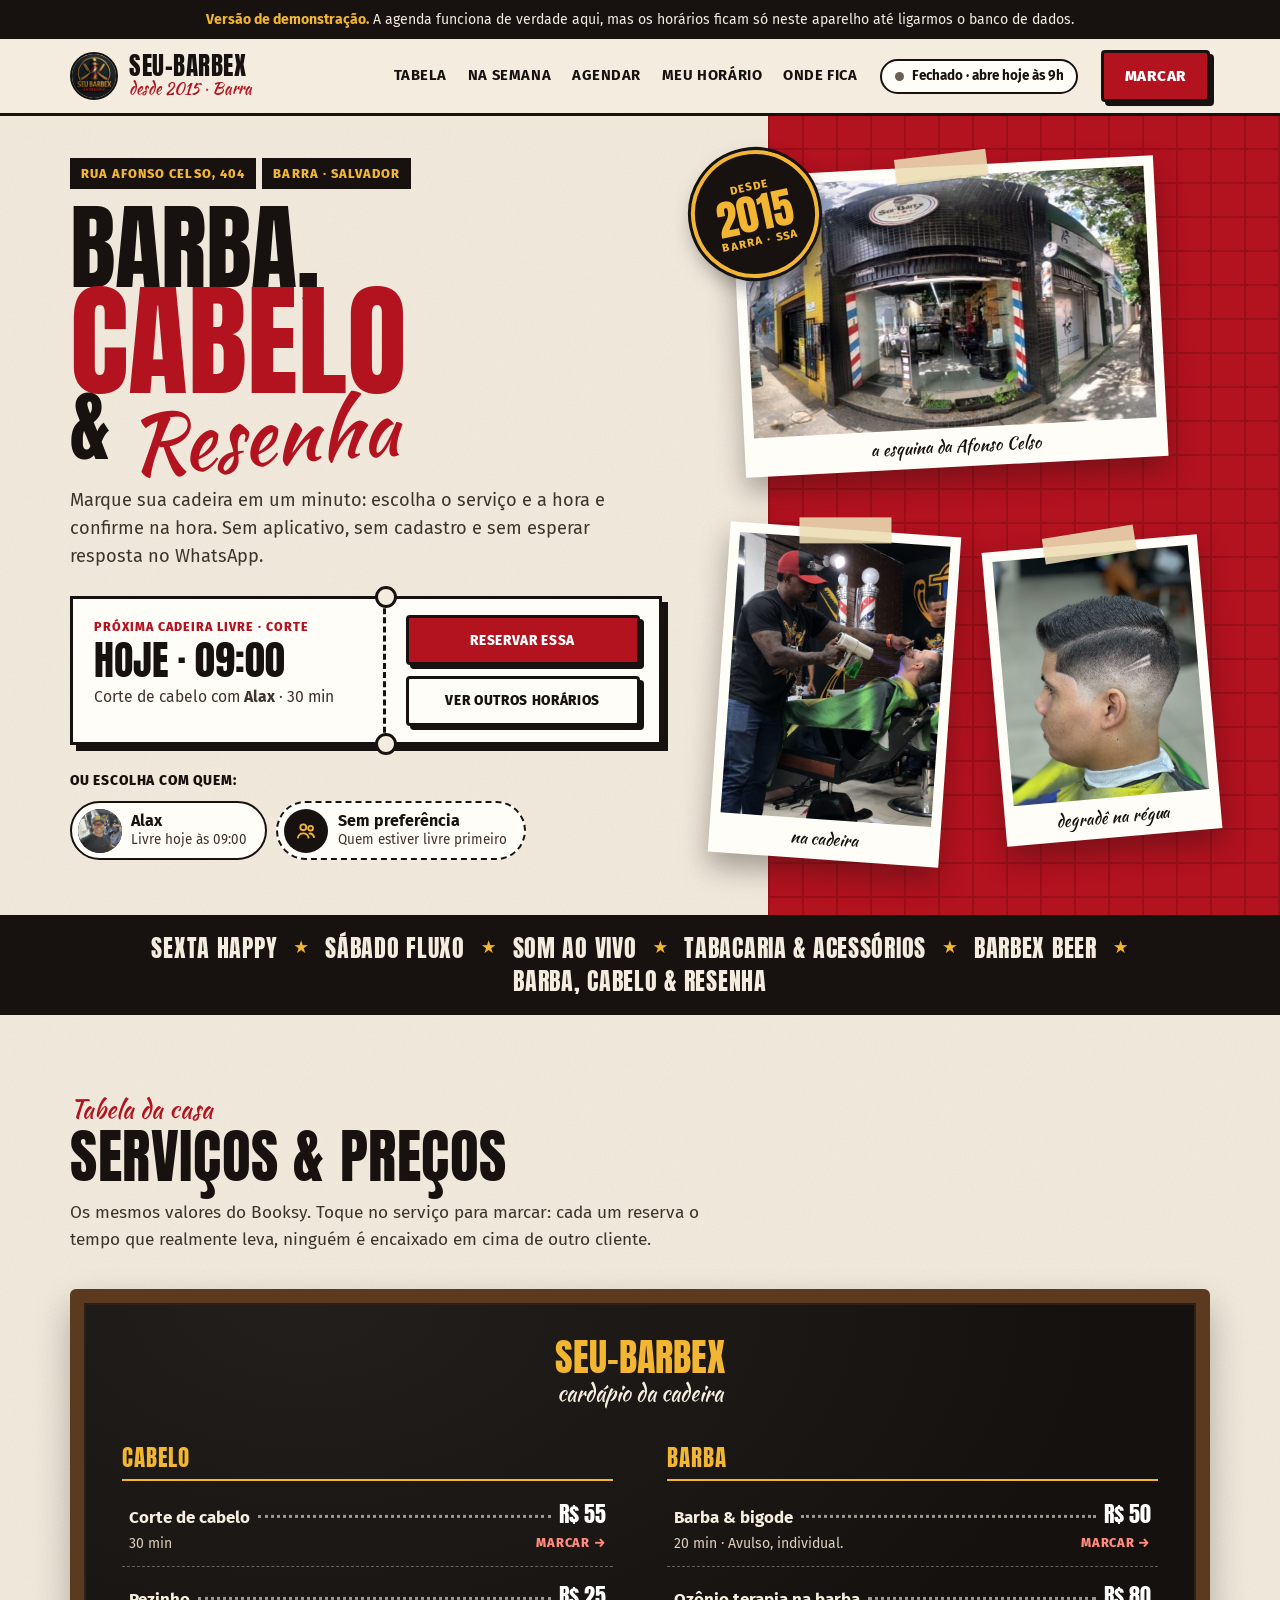
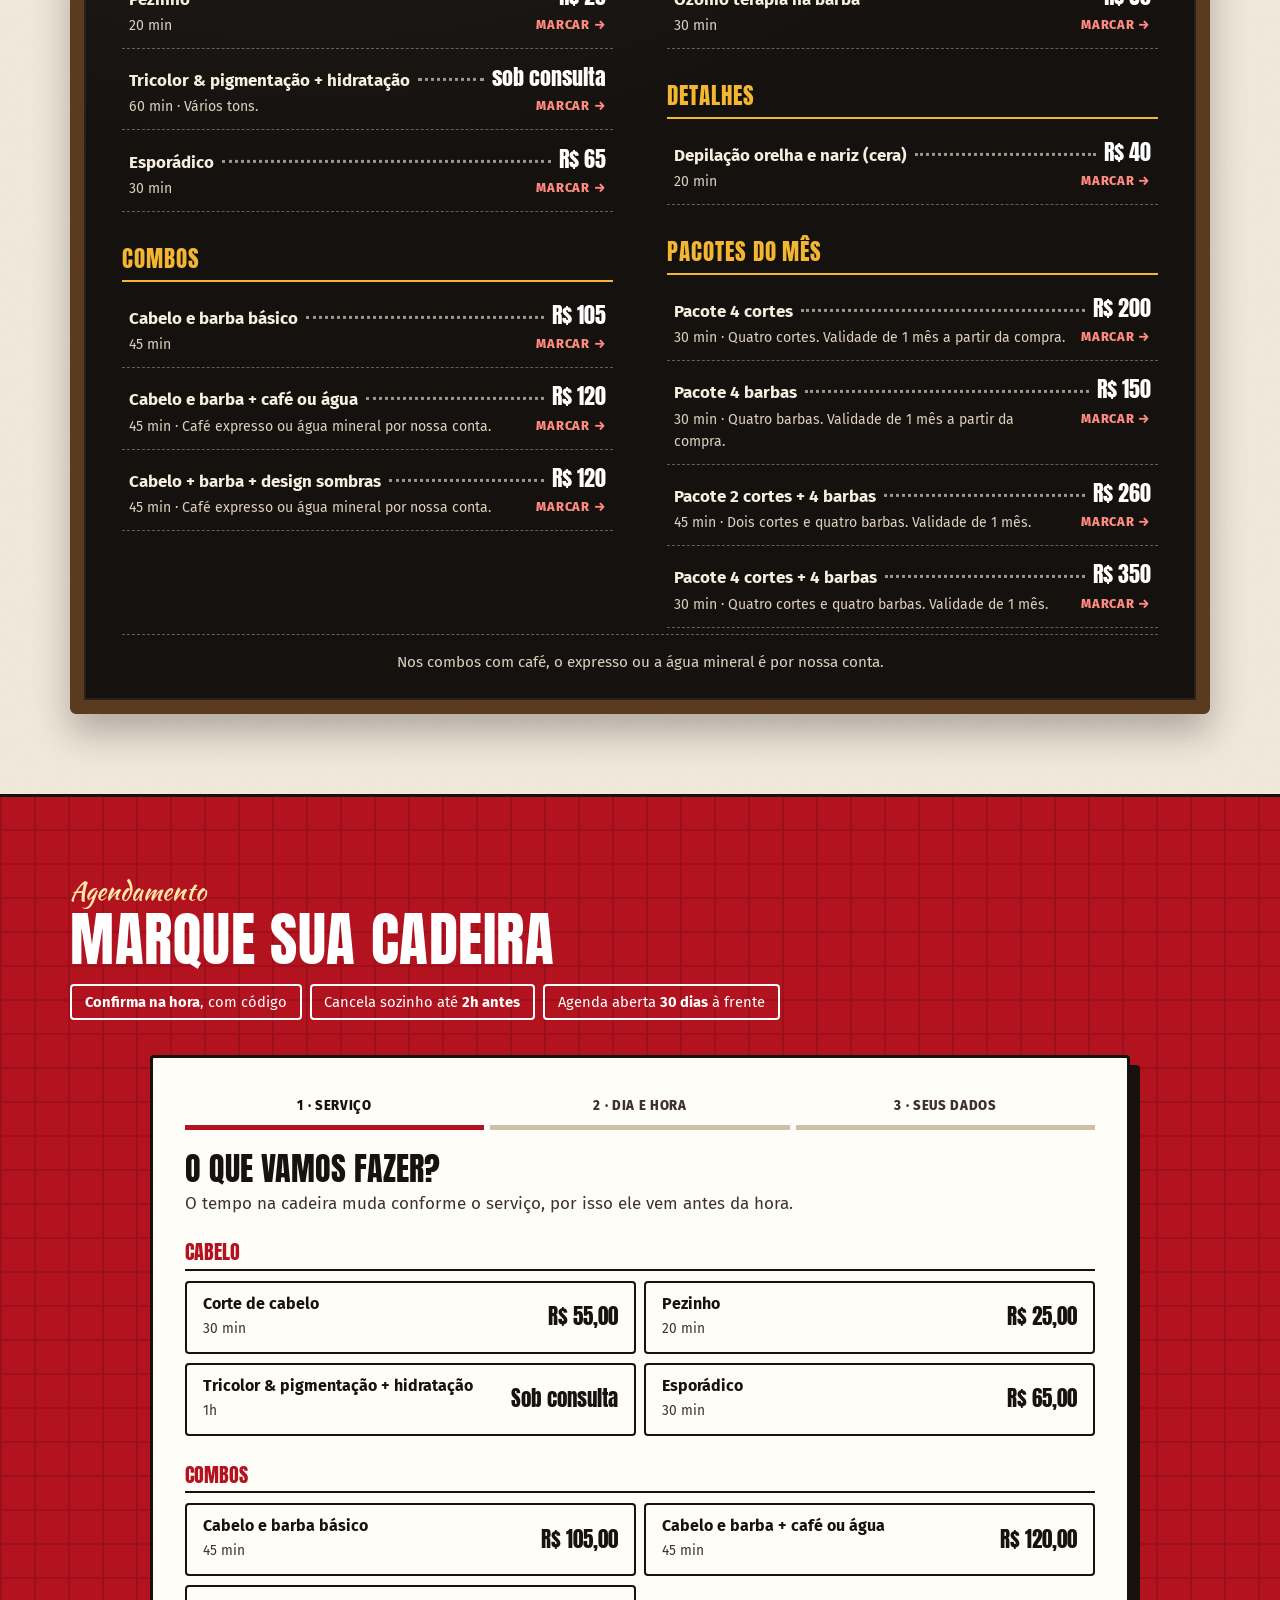
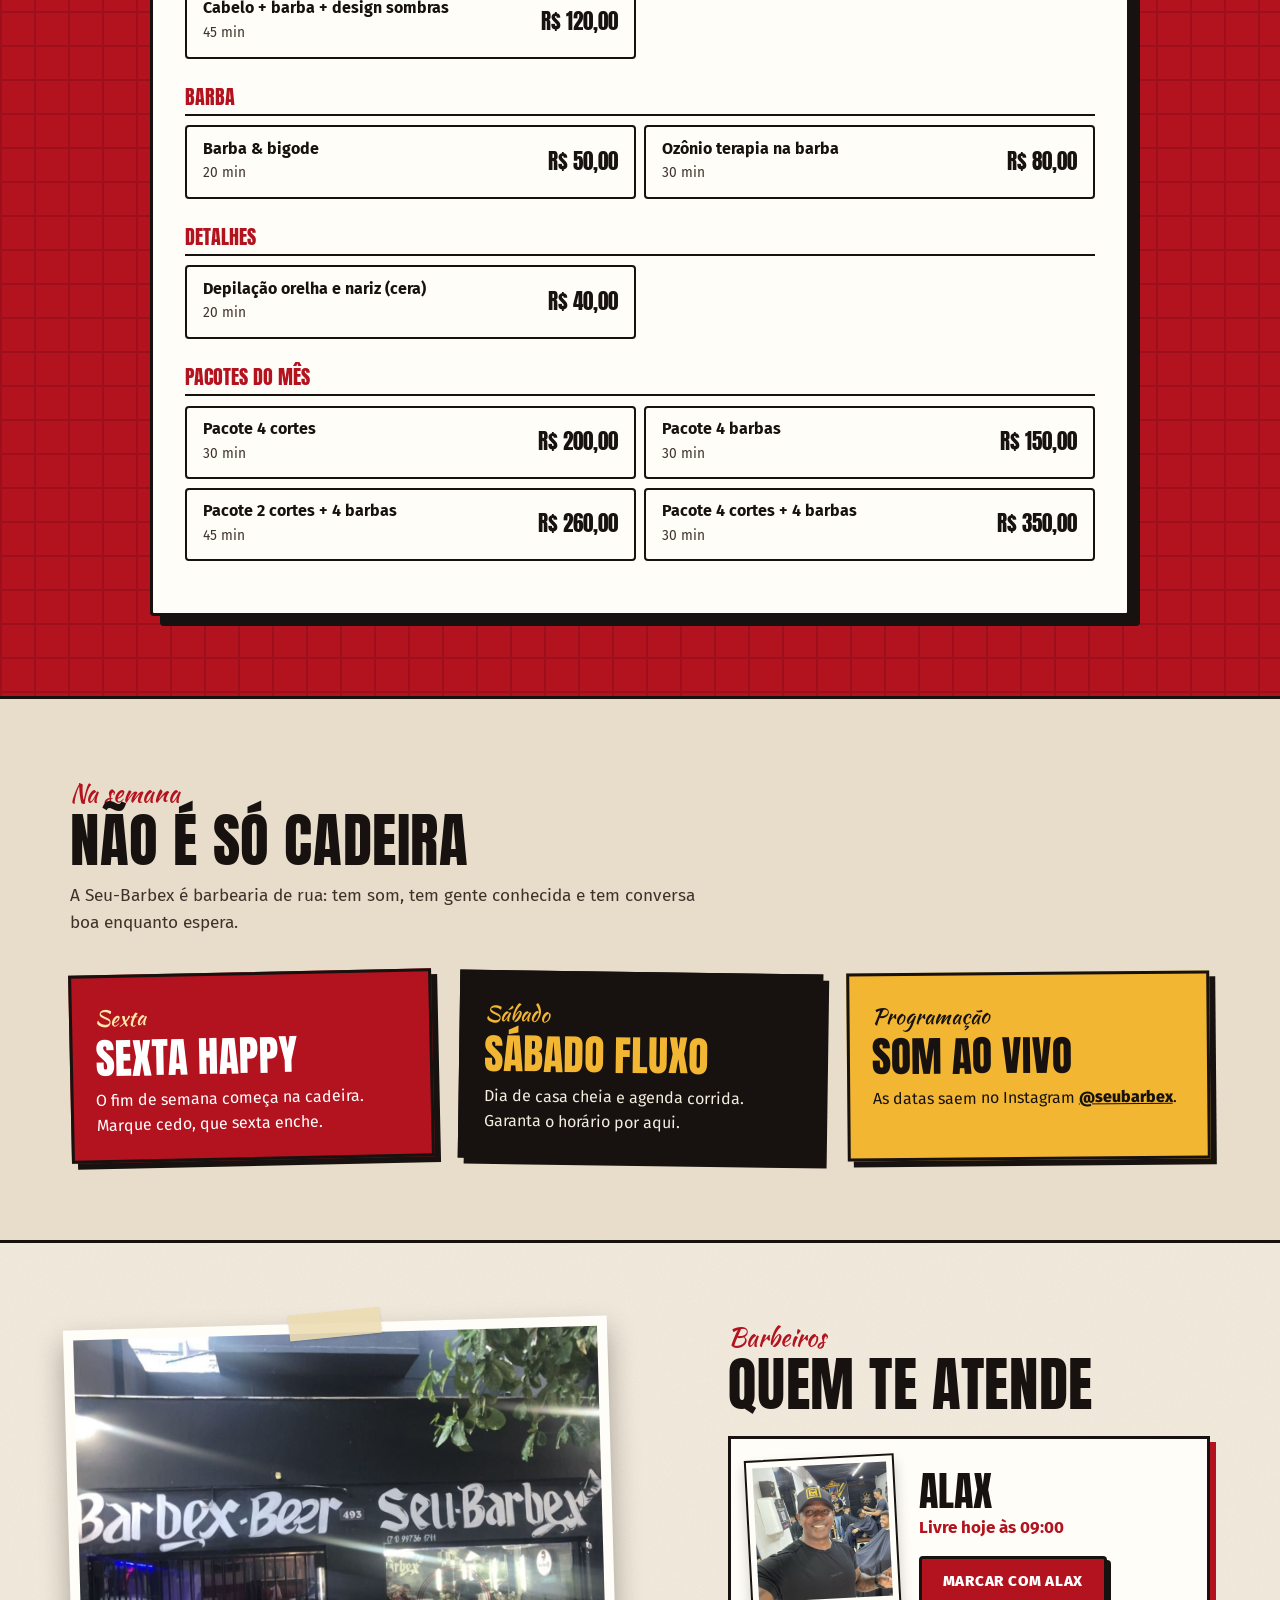
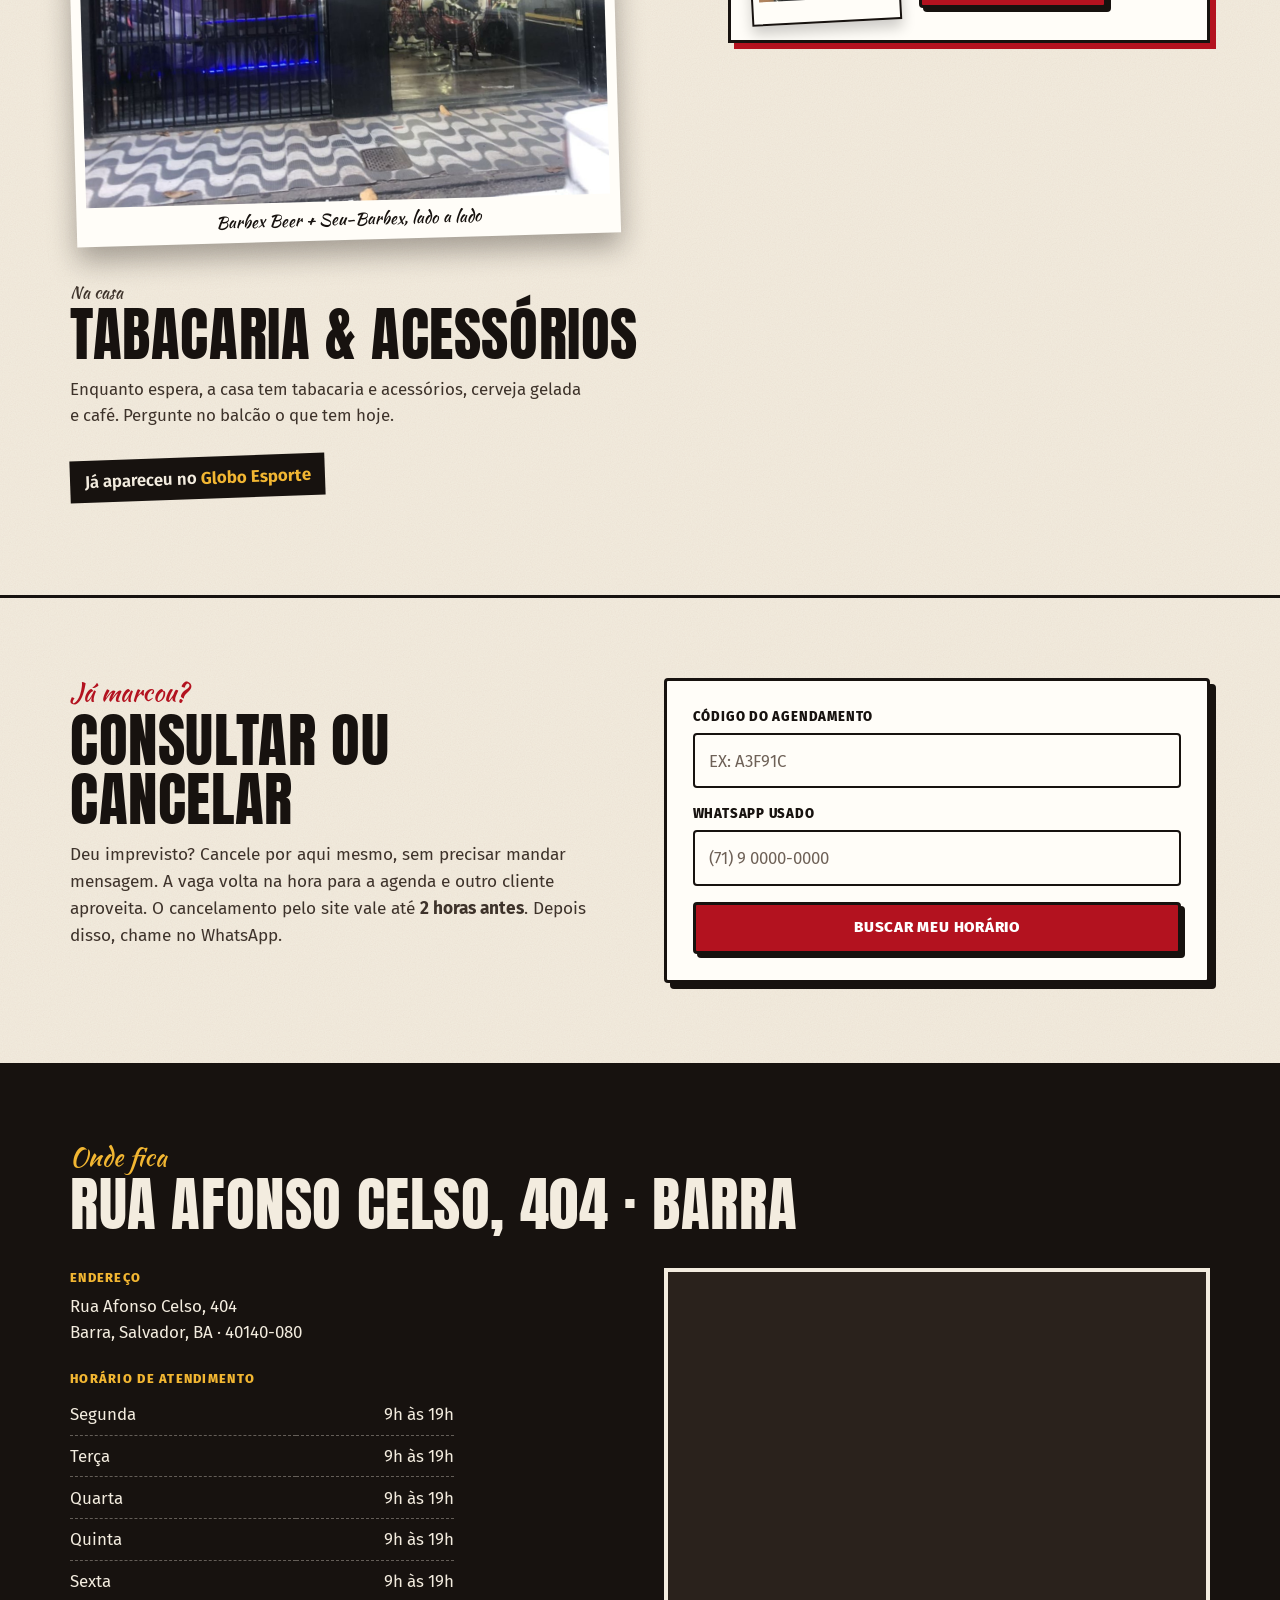
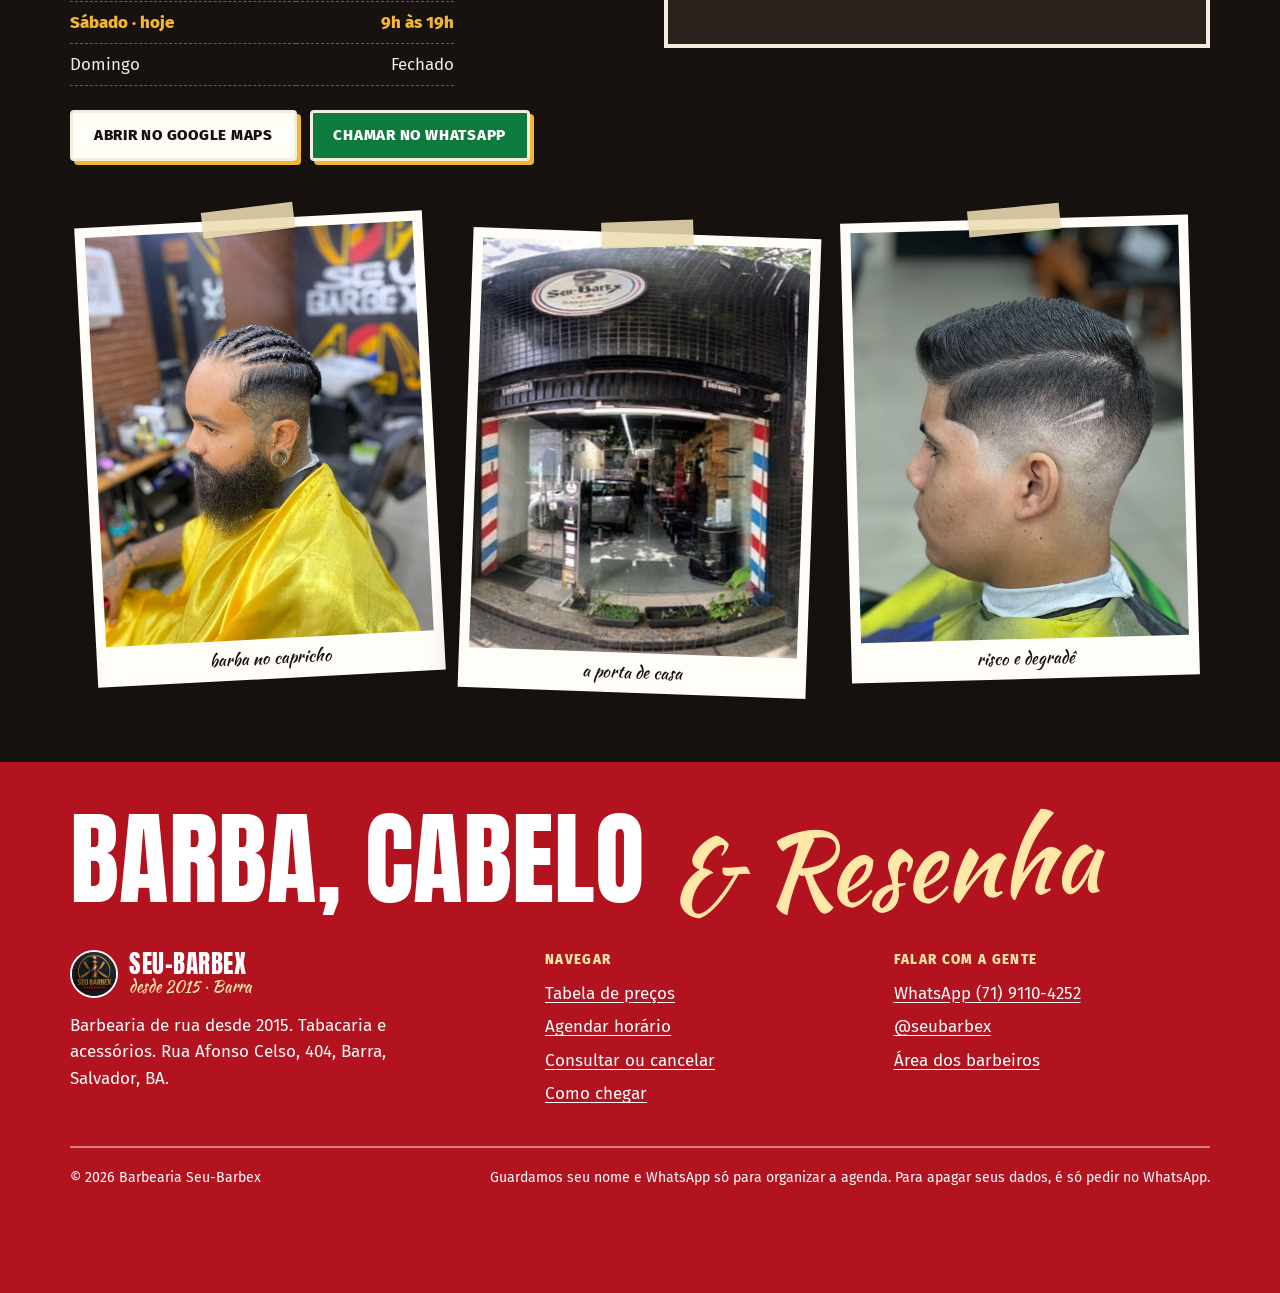
<file: index.html>
<!DOCTYPE html>
<html lang="pt-BR">
<head>
<meta charset="UTF-8">
<meta name="viewport" content="width=device-width, initial-scale=1.0">
<title>Seu-Barbex · Barba, Cabelo &amp; Resenha · Agende seu horário na Barra</title>
<meta name="description" content="Barbearia na Barra, Salvador, desde 2015. Barba, cabelo e resenha, com tabacaria e acessórios. Escolha o serviço e o horário e confirme na hora, sem app e sem cadastro.">
<meta name="theme-color" content="#B3121F">
<link rel="icon" href="fotos/logo.jpg">

<meta property="og:type" content="website">
<meta property="og:title" content="Seu-Barbex · Barba, Cabelo &amp; Resenha">
<meta property="og:description" content="Marque seu horário na Seu-Barbex, na Barra. Confirmação na hora, sem app.">
<meta property="og:image" content="fotos/fachada.jpg">
<meta property="og:locale" content="pt_BR">
<meta name="twitter:card" content="summary_large_image">

<link rel="preconnect" href="https://fonts.googleapis.com">
<link rel="preconnect" href="https://fonts.gstatic.com" crossorigin>
<link href="https://fonts.googleapis.com/css2?family=Anton&family=Kaushan+Script&family=Fira+Sans:wght@400;500;600;700;800&display=swap" rel="stylesheet">
<link rel="stylesheet" href="assets/estilo.css?v=20260924114553">

<script type="application/ld+json">
{
  "@context":"https://schema.org",
  "@type":"BarberShop",
  "name":"Barbearia Seu-Barbex",
  "slogan":"Barba, Cabelo & Resenha",
  "foundingDate":"2015",
  "image":"fotos/fachada.jpg",
  "priceRange":"R$$",
  "address":{
    "@type":"PostalAddress",
    "streetAddress":"Rua Afonso Celso, 404",
    "addressLocality":"Salvador",
    "addressRegion":"BA",
    "postalCode":"40140-080",
    "addressCountry":"BR"
  },
  "telephone":"+55 71 9110-4252",
  "sameAs":["https://www.instagram.com/seubarbex/","https://booksy.com/pt-br/101748_seu-barbex_barbearias_244817_salvador"],
  "openingHoursSpecification":[
    {"@type":"OpeningHoursSpecification","dayOfWeek":["Monday","Tuesday","Wednesday","Thursday","Friday","Saturday"],"opens":"09:00","closes":"19:00"}
  ]
}
</script>
</head>
<body class="cartaz">

<div id="faixa-demo" class="faixa-demo" hidden>
  <b>Versão de demonstração.</b> A agenda funciona de verdade aqui, mas os horários ficam só neste aparelho até ligarmos o banco de dados.
</div>

<!-- ================= TOPO ================= -->
<header class="topo">
  <div class="wrap topo-in">
    <a class="marca" href="#" aria-label="Seu-Barbex, início">
      <img src="fotos/logo.jpg" alt="" width="48" height="48">
      <span><b>Seu-Barbex</b><small>desde 2015 · Barra</small></span>
    </a>
    <nav class="menu">
      <a href="#servicos">Tabela</a>
      <a href="#semana">Na semana</a>
      <a href="#agendar">Agendar</a>
      <a href="#meu-horario">Meu horário</a>
      <a href="#local">Onde fica</a>
    </nav>
    <span class="status" data-status></span>
    <a class="btn btn-prata" href="#agendar">Marcar</a>
  </div>
</header>

<!-- ================= CAPA: cartaz + ticket do próximo horário ================= -->
<section class="capa" id="capa">
  <div class="wrap capa-grade">
    <div class="capa-txt">
      <p class="capa-chapeu"><span>Rua Afonso Celso, 404</span><span>Barra · Salvador</span></p>
      <h1 class="manchete">
        <span class="m1">Barba,</span>
        <span class="m2">Cabelo</span>
        <span class="m3">&amp; <em>Resenha</em></span>
      </h1>
      <p class="lead">
        Marque sua cadeira em um minuto: escolha o serviço e a hora e confirme na hora.
        Sem aplicativo, sem cadastro e sem esperar resposta no WhatsApp.
      </p>

      <aside class="ticket" id="proximo" aria-live="polite">
        <div class="ticket-corpo">
          <p class="ticket-rot">Próxima cadeira livre · Corte</p>
          <div class="ticket-quando" id="px-quando">Procurando…</div>
          <p class="ticket-com" id="px-com">&nbsp;</p>
        </div>
        <div class="ticket-acoes">
          <button class="btn btn-prata btn-bloco" id="px-reservar" type="button" disabled>Reservar essa</button>
          <a class="btn btn-linha btn-bloco" href="#agendar">Ver outros horários</a>
        </div>
      </aside>

      <p class="rotulo">Ou escolha com quem:</p>
      <div class="atalhos" id="atalhos">
        <div class="carregando">Carregando a equipe…</div>
      </div>
    </div>

    <div class="colagem" aria-hidden="true">
      <figure class="pola pola-a"><img src="fotos/salao.jpg" alt="" width="1170" height="657"><figcaption>a esquina da Afonso Celso</figcaption></figure>
      <figure class="pola pola-b"><img src="fotos/atendimento.jpg" alt="" width="1050" height="1400"><figcaption>na cadeira</figcaption></figure>
      <figure class="pola pola-c"><img src="fotos/corte-1.jpg" alt="" width="1050" height="1400"><figcaption>degradê na régua</figcaption></figure>
      <div class="carimbo"><span>desde</span><b>2015</b><span>Barra · SSA</span></div>
    </div>
  </div>
</section>

<!-- ================= LETREIRO ================= -->
<div class="letreiro" aria-label="Destaques da casa">
  <div class="letreiro-in">
    <span>Sexta Happy</span><i>★</i><span>Sábado fluxo</span><i>★</i><span>Som ao vivo</span><i>★</i><span>Tabacaria &amp; acessórios</span><i>★</i><span>Barbex Beer</span><i>★</i><span>Barba, Cabelo &amp; Resenha</span>
  </div>
</div>

<!-- ================= TABELA DE PREÇOS (menu de bar) ================= -->
<section class="secao" id="servicos">
  <div class="wrap">
    <div class="cabeca">
      <p class="olho">Tabela da casa</p>
      <h2>Serviços &amp; preços</h2>
      <p class="sub">
        Os mesmos valores do Booksy. Toque no serviço para marcar: cada um reserva
        o tempo que realmente leva, ninguém é encaixado em cima de outro cliente.
      </p>
    </div>
    <div class="lousa">
      <div class="lousa-topo"><span>Seu-Barbex</span><em>cardápio da cadeira</em></div>
      <div id="cardapio" class="cardapio">
        <div class="carregando">Carregando os serviços…</div>
      </div>
      <p class="lousa-pe">Nos combos com café, o expresso ou a água mineral é por nossa conta.</p>
    </div>
  </div>
</section>

<!-- ================= AGENDAMENTO ================= -->
<section class="secao agendar" id="agendar">
  <div class="wrap">
    <div class="cabeca">
      <p class="olho">Agendamento</p>
      <h2>Marque sua cadeira</h2>
      <ul class="garantias">
        <li><b>Confirma na hora</b>, com código</li>
        <li>Cancela sozinho até <b>2h antes</b></li>
        <li>Agenda aberta <b>30 dias</b> à frente</li>
      </ul>
    </div>

    <div class="painel" id="agendar-app">

      <div class="passos" id="passos">
        <div class="passo" data-estado="atual">1 · Barbeiro</div>
        <div class="passo" data-estado="aberto">2 · Serviço</div>
        <div class="passo" data-estado="aberto">3 · Dia e hora</div>
        <div class="passo" data-estado="aberto">4 · Seus dados</div>
      </div>

      <div class="escolhas" id="escolhas" hidden></div>

      <!-- 1 -->
      <div class="etapa" data-etapa="1" data-ativa>
        <h3>Com quem você quer cortar?</h3>
        <p class="dica">Cada barbeiro tem a própria agenda. Sem preferência, você vê todos os horários livres da casa.</p>
        <div class="lista-barbeiros" id="lista-barbeiros"></div>
      </div>

      <!-- 2 -->
      <div class="etapa" data-etapa="2">
        <h3>O que vamos fazer?</h3>
        <p class="dica">O tempo na cadeira muda conforme o serviço, por isso ele vem antes da hora.</p>
        <div id="lista-servicos"></div>
        <div class="acoes"><button class="voltar" type="button" data-voltar="1">← Trocar o barbeiro</button></div>
      </div>

      <!-- 3 -->
      <div class="etapa" data-etapa="3">
        <h3>Escolha o dia e a hora</h3>
        <div class="fita" id="fita-dias"></div>
        <p class="titulo-dia" id="titulo-dia"></p>
        <div id="caixa-horas"></div>
        <div class="acoes"><button class="voltar" type="button" data-voltar="2">← Trocar o serviço</button></div>
      </div>

      <!-- 4 -->
      <div class="etapa" data-etapa="4">
        <h3>Quase lá</h3>
        <p class="dica">Só falta saber quem vai sentar na cadeira.</p>
        <div class="resumo" id="resumo"></div>
        <form id="form-cliente" novalidate>
          <div class="campos">
            <div class="campo">
              <label for="cli-nome">Seu nome</label>
              <input id="cli-nome" name="nome" type="text" autocomplete="name" placeholder="Como te chamam" required>
            </div>
            <div class="campo">
              <label for="cli-tel">WhatsApp</label>
              <input id="cli-tel" name="tel" type="tel" inputmode="numeric" autocomplete="tel" placeholder="(71) 9 0000-0000" required>
              <p class="ajuda">Serve para te achar se precisar remarcar. Não vai para lista de propaganda.</p>
            </div>
            <div class="campo">
              <label for="cli-obs">Observação <span class="opcional">(opcional)</span></label>
              <textarea id="cli-obs" name="obs" maxlength="240" placeholder="Ex: o mesmo do mês passado, degradê baixo"></textarea>
            </div>
          </div>
          <div id="msg-form"></div>
          <div class="acoes">
            <button class="btn btn-prata" id="btn-confirmar" type="submit">Confirmar horário</button>
            <button class="voltar" type="button" data-voltar="3">← Trocar a hora</button>
          </div>
        </form>
      </div>

      <!-- 5 -->
      <div class="etapa" data-etapa="5">
        <div class="sucesso">
          <div class="selo-ok" aria-hidden="true">
            <svg width="30" height="30" viewBox="0 0 24 24" fill="none" stroke="currentColor" stroke-width="3" stroke-linecap="round" stroke-linejoin="round"><path d="M20 6 9 17l-5-5"/></svg>
          </div>
          <h3>Cadeira garantida</h3>
          <p class="com">com <span id="ok-barbeiro"></span></p>
          <p class="dica" id="ok-linha"></p>
          <p class="codigo-rot">Seu código</p>
          <div class="codigo" id="ok-codigo"></div>
          <p class="codigo-nota">
            Guarde esse código: é com ele que você consulta ou cancela sozinho,
            até 2 horas antes. Chegue uns 5 minutinhos antes.
          </p>
          <div class="acoes acoes-centro">
            <a class="btn btn-zap" id="ok-zap" target="_blank" rel="noopener">Avisar no WhatsApp</a>
            <a class="btn btn-linha" id="ok-ics">Salvar no calendário</a>
            <button class="btn btn-linha" id="btn-novo" type="button">Marcar outro</button>
          </div>
        </div>
      </div>

    </div>
  </div>
</section>

<!-- ================= NA SEMANA ================= -->
<section class="secao semana" id="semana">
  <div class="wrap">
    <div class="cabeca">
      <p class="olho">Na semana</p>
      <h2>Não é só cadeira</h2>
      <p class="sub">A Seu-Barbex é barbearia de rua: tem som, tem gente conhecida e tem conversa boa enquanto espera.</p>
    </div>
    <div class="cartazes">
      <article class="cartazete c-sexta">
        <span class="dia-tag">Sexta</span>
        <h3>Sexta Happy</h3>
        <p>O fim de semana começa na cadeira. Marque cedo, que sexta enche.</p>
      </article>
      <article class="cartazete c-sabado">
        <span class="dia-tag">Sábado</span>
        <h3>Sábado fluxo</h3>
        <p>Dia de casa cheia e agenda corrida. Garanta o horário por aqui.</p>
      </article>
      <article class="cartazete c-som">
        <span class="dia-tag">Programação</span>
        <h3>Som ao vivo</h3>
        <p>As datas saem no Instagram <a href="https://www.instagram.com/seubarbex/" target="_blank" rel="noopener">@seubarbex</a>.</p>
      </article>
    </div>
  </div>
</section>

<!-- ================= TABACARIA + EQUIPE ================= -->
<section class="secao casa" id="equipe">
  <div class="wrap casa-grade">
    <div class="tabacaria">
      <figure class="pola pola-fachada">
        <img src="fotos/fachada.jpg" loading="lazy" alt="Fachada da Seu-Barbex com os letreiros pintados à mão Barbex-Beer e Seu-Barbex.">
        <figcaption>Barbex Beer + Seu-Barbex, lado a lado</figcaption>
      </figure>
      <div class="tabacaria-txt">
        <p class="olho">Na casa</p>
        <h2>Tabacaria &amp; acessórios</h2>
        <p>Enquanto espera, a casa tem tabacaria e acessórios, cerveja gelada e café. Pergunte no balcão o que tem hoje.</p>
        <p class="selo-tv">Já apareceu no <b>Globo Esporte</b></p>
      </div>
    </div>

    <div class="time">
      <p class="olho">Barbeiros</p>
      <h2>Quem te atende</h2>
      <div class="equipe" id="equipe-lista">
        <div class="carregando">Carregando a equipe…</div>
      </div>
    </div>
  </div>
</section>

<!-- ================= MEU HORÁRIO ================= -->
<section class="secao" id="meu-horario">
  <div class="wrap dupla">
    <div>
      <p class="olho">Já marcou?</p>
      <h2>Consultar ou cancelar</h2>
      <p class="sub">
        Deu imprevisto? Cancele por aqui mesmo, sem precisar mandar mensagem.
        A vaga volta na hora para a agenda e outro cliente aproveita.
        O cancelamento pelo site vale até <b>2 horas antes</b>. Depois disso, chame no WhatsApp.
      </p>
    </div>
    <div class="cartao">
      <form id="form-consulta">
        <div class="campos">
          <div class="campo">
            <label for="con-codigo">Código do agendamento</label>
            <input id="con-codigo" type="text" placeholder="Ex: A3F91C" style="text-transform:uppercase" required>
          </div>
          <div class="campo">
            <label for="con-tel">WhatsApp usado</label>
            <input id="con-tel" type="tel" inputmode="numeric" placeholder="(71) 9 0000-0000" required>
          </div>
          <button class="btn btn-prata btn-bloco" type="submit">Buscar meu horário</button>
        </div>
      </form>
      <div id="saida-consulta"></div>
    </div>
  </div>
</section>

<!-- ================= ONDE FICA ================= -->
<section class="secao local" id="local">
  <div class="wrap">
    <div class="cabeca">
      <p class="olho">Onde fica</p>
      <h2>Rua Afonso Celso, 404 · Barra</h2>
    </div>

    <div class="dupla local-grade">
      <div class="info-local">
        <div class="info-item">
          <b class="rot">Endereço</b>
          Rua Afonso Celso, 404<br>
          Barra, Salvador, BA · 40140-080
        </div>

        <div class="info-item">
          <b class="rot">Horário de atendimento</b>
          <table class="tabela-horario" id="tabela-horario">
            <tr data-dia="1"><td>Segunda</td><td>9h às 19h</td></tr>
            <tr data-dia="2"><td>Terça</td><td>9h às 19h</td></tr>
            <tr data-dia="3"><td>Quarta</td><td>9h às 19h</td></tr>
            <tr data-dia="4"><td>Quinta</td><td>9h às 19h</td></tr>
            <tr data-dia="5"><td>Sexta</td><td>9h às 19h</td></tr>
            <tr data-dia="6"><td>Sábado</td><td>9h às 19h</td></tr>
            <tr data-dia="0"><td>Domingo</td><td>Fechado</td></tr>
          </table>
        </div>

        <div class="acoes">
          <a class="btn btn-linha" id="link-maps" target="_blank" rel="noopener" href="https://www.google.com/maps/search/?api=1&amp;query=Rua+Afonso+Celso+404+Barra+Salvador+BA">Abrir no Google Maps</a>
          <a class="btn btn-linha" id="link-contato" target="_blank" rel="noopener" href="https://wa.me/557191104252">Chamar no WhatsApp</a>
        </div>
      </div>

      <div class="mapa">
        <iframe title="Mapa da Seu-Barbex" loading="lazy" referrerpolicy="no-referrer-when-downgrade"
          src="https://www.google.com/maps?q=Rua%20Afonso%20Celso%2C%20404%2C%20Barra%2C%20Salvador%20-%20BA&output=embed"></iframe>
      </div>
    </div>

    <div class="varal">
      <figure class="pola"><img src="fotos/barba.jpg" loading="lazy" alt="Cliente com barba longa e tranças no cabelo."><figcaption>barba no capricho</figcaption></figure>
      <figure class="pola"><img src="fotos/salao.jpg" loading="lazy" alt="A esquina da Seu-Barbex, com os postes de barbeiro nas colunas da porta."><figcaption>a porta de casa</figcaption></figure>
      <figure class="pola"><img src="fotos/corte-1.jpg" loading="lazy" alt="Corte degradê com risco lateral, visto de perfil."><figcaption>risco e degradê</figcaption></figure>
    </div>
  </div>
</section>

<!-- ================= RODAPÉ ================= -->
<footer class="rodape">
  <div class="wrap">
    <p class="rodape-grito">Barba, Cabelo <span>&amp; Resenha</span></p>
    <div class="rodape-in">
      <div class="rodape-marca">
        <a class="marca" href="#">
          <img src="fotos/logo.jpg" alt="" width="48" height="48">
          <span><b>Seu-Barbex</b><small>desde 2015 · Barra</small></span>
        </a>
        <p>Barbearia de rua desde 2015. Tabacaria e acessórios. Rua Afonso Celso, 404, Barra, Salvador, BA.</p>
      </div>
      <div>
        <b class="rodape-titulo">Navegar</b>
        <ul class="rodape-links">
          <li><a href="#servicos">Tabela de preços</a></li>
          <li><a href="#agendar">Agendar horário</a></li>
          <li><a href="#meu-horario">Consultar ou cancelar</a></li>
          <li><a href="#local">Como chegar</a></li>
        </ul>
      </div>
      <div>
        <b class="rodape-titulo">Falar com a gente</b>
        <ul class="rodape-links">
          <li><a href="https://wa.me/557191104252" target="_blank" rel="noopener">WhatsApp (71) 9110-4252</a></li>
          <li><a href="https://www.instagram.com/seubarbex/" target="_blank" rel="noopener">@seubarbex</a></li>
          <li><a href="admin.html">Área dos barbeiros</a></li>
        </ul>
      </div>
    </div>
    <div class="creditos">
      <span>© <span id="ano"></span> Barbearia Seu-Barbex</span>
      <span>Guardamos seu nome e WhatsApp só para organizar a agenda. Para apagar seus dados, é só pedir no WhatsApp.</span>
    </div>
  </div>
</footer>

<a class="flutua" href="#agendar">
  <svg width="18" height="18" viewBox="0 0 24 24" fill="none" stroke="currentColor" stroke-width="2.4"><rect x="3" y="5" width="18" height="16" rx="2"/><path d="M8 3v4M16 3v4M3 11h18"/></svg>
  Marcar horário
</a>

<script src="assets/config.js?v=20260924114553"></script>
<!-- Este bloco vem ANTES de agenda.js: registra o ouvinte que recebe
     barbeiros e serviços assim que carregam. -->
<script>
(function () {
  var CFG = window.TV;
  var DIAS = ['domingo','segunda','terça','quarta','quinta','sexta','sábado'];
  document.getElementById('ano').textContent = new Date().getFullYear();
  if (CFG.modoDemo) document.getElementById('faixa-demo').hidden = false;
  if (CFG.whatsapp) {
    var contato = document.getElementById('link-contato');
    contato.href = 'https://wa.me/' + CFG.whatsapp;
    contato.textContent = 'Chamar no WhatsApp';
    contato.className = 'btn btn-zap';
  }

  function el(tag, cls, txt) {
    var n = document.createElement(tag);
    if (cls) n.className = cls;
    if (txt != null) n.textContent = txt;
    return n;
  }
  function min(t) { var p = String(t).split(':'); return (+p[0]) * 60 + (+p[1]); }
  function horaCurta(t) { var p = String(t).split(':'); return (+p[0]) + 'h' + (p[1] === '00' ? '' : p[1]); }
  function irAgendar() { document.getElementById('agendar').scrollIntoView({ behavior: 'smooth' }); }
  function avatar(b, cls) {
    var box = el('span', cls);
    if (b.foto) { var i = el('img'); i.src = b.foto; i.alt = ''; box.appendChild(i); }
    else box.appendChild(el('span', 'iniciais', CFG.iniciais ? CFG.iniciais(b.nome) : b.nome[0]));
    return box;
  }
  function primeiroNome(n) { return String(n).split(' ')[0]; }
  function quando(p) { return CFG.diaRelativo(p.dia).replace(/, \d+ de .*/, '') + ' · ' + p.hora; }

  /* ---- aberto / fechado agora ---- */
  (function status() {
    var agora = new Date(), m = agora.getHours() * 60 + agora.getMinutes();
    var hoje = CFG.expediente[agora.getDay()], txt, aberto = false;
    if (hoje && hoje.aberto && m >= min(hoje.abre) && m < min(hoje.fecha)) {
      aberto = true; txt = 'Aberto agora · até ' + horaCurta(hoje.fecha);
    } else {
      for (var i = 0; i < 8; i++) {
        var d = (agora.getDay() + i) % 7, e = CFG.expediente[d];
        if (!e || !e.aberto || (i === 0 && m >= min(e.abre))) continue;
        txt = 'Fechado · abre ' + (i === 0 ? 'hoje' : i === 1 ? 'amanhã' : DIAS[d]) + ' às ' + horaCurta(e.abre);
        break;
      }
    }
    Array.prototype.forEach.call(document.querySelectorAll('[data-status]'), function (s) {
      s.textContent = txt;
      if (aberto) s.setAttribute('data-aberto', '');
    });
    var linha = document.querySelector('#tabela-horario tr[data-dia="' + agora.getDay() + '"]');
    if (linha) linha.setAttribute('data-hoje', '');
  })();

  /* ---- tabela de preços em formato de cardápio de bar ---- */
  function pintaCardapio(lista) {
    var alvo = document.getElementById('cardapio');
    alvo.innerHTML = '';
    var grupos = {};
    lista.forEach(function (s) {
      var g = s.categoria || 'Serviços'; (grupos[g] = grupos[g] || []).push(s);
    });
    Object.keys(grupos).forEach(function (g) {
      var bloco = el('div', 'cardapio-grupo');
      bloco.appendChild(el('h3', 'cardapio-titulo', g));
      var ul = el('ul', 'cardapio-lista');
      grupos[g].forEach(function (s) {
        var li = el('li');
        var b = el('button', 'item-menu'); b.type = 'button';
        b.setAttribute('aria-label', 'Marcar ' + s.nome + ', ' + valorTxt(s));
        var linha = el('span', 'item-linha');
        linha.appendChild(el('span', 'item-nome', s.nome));
        linha.appendChild(el('span', 'item-pontos'));
        linha.appendChild(el('span', 'item-preco', valorTxt(s)));
        b.appendChild(linha);
        var meta = el('span', 'item-meta');
        meta.appendChild(el('span', null, s.duracao_min + ' min' + (s.descricao ? ' · ' + s.descricao : '')));
        meta.appendChild(el('span', 'item-marcar', 'Marcar →'));
        b.appendChild(meta);
        b.addEventListener('click', function () { CFG.agendarServico(s.id); irAgendar(); });
        li.appendChild(b); ul.appendChild(li);
      });
      bloco.appendChild(ul);
      alvo.appendChild(bloco);
    });
  }
  function valorTxt(s) {
    if (!s.preco_centavos) return 'sob consulta';
    var reais = s.preco_centavos % 100 ? (s.preco_centavos / 100).toFixed(2).replace('.', ',') : String(s.preco_centavos / 100);
    return (s.a_partir_de ? 'a partir de ' : '') + 'R$ ' + reais;
  }

  /* ---- atalhos da capa + cards da equipe, com a vaga mais cedo de cada um ---- */
  function pintaEquipe(barbeiros, servicos) {
    var corte = servicos.filter(function (s) { return s.id === 'corte' || s.slug === 'corte'; })[0] || servicos[0];
    var atalhos = document.getElementById('atalhos');
    var lista = document.getElementById('equipe-lista');
    atalhos.innerHTML = ''; lista.innerHTML = '';

    var proximos = [];
    barbeiros.forEach(function (b, i) {
      var at = el('button', 'atalho'); at.type = 'button';
      at.appendChild(avatar(b, 'av'));
      var t = el('span'); t.appendChild(el('b', null, b.nome));
      var sm = el('small', null, 'Vendo a agenda…'); t.appendChild(sm);
      at.appendChild(t);
      at.addEventListener('click', function () { CFG.agendarCom(b.id); irAgendar(); });
      atalhos.appendChild(at);

      var card = el('article', 'membro' + (b.foto ? '' : ' sem-foto') + (i % 2 ? ' torto-dir' : ''));
      var moldura = el('div', 'membro-foto');
      if (b.foto) {
        var img = el('img'); img.src = b.foto; img.loading = 'lazy'; img.alt = 'Foto de ' + b.nome + ', barbeiro da Seu-Barbex.';
        moldura.appendChild(img);
      } else {
        moldura.appendChild(el('span', 'iniciais', CFG.iniciais ? CFG.iniciais(b.nome) : b.nome[0]));
      }
      card.appendChild(moldura);
      var info = el('div', 'membro-info');
      info.appendChild(el('h3', null, b.nome));
      var livre = el('span', 'livre', 'Vendo a agenda…');
      info.appendChild(livre);
      var ac = el('div', 'membro-acoes');
      var bt = el('button', 'btn btn-prata', 'Marcar com ' + primeiroNome(b.nome));
      bt.type = 'button';
      bt.addEventListener('click', function () { CFG.agendarCom(b.id); irAgendar(); });
      ac.appendChild(bt);
      if (b.instagram) {
        var ig = el('a', 'btn btn-linha', '@'); ig.href = 'https://www.instagram.com/' + b.instagram + '/';
        ig.target = '_blank'; ig.rel = 'noopener'; ig.setAttribute('aria-label', 'Instagram de ' + b.nome);
        ac.appendChild(ig);
      }
      info.appendChild(ac);
      card.appendChild(info);
      lista.appendChild(card);

      proximos.push(CFG.proximoLivre(b, corte).then(function (p) {
        var txt = p ? 'Livre ' + quando(p).toLowerCase().replace(' · ', ' às ') : 'Agenda cheia nos próximos dias';
        sm.textContent = txt; livre.textContent = txt;
        return p ? { b: b, p: p } : null;
      }).catch(function () { sm.textContent = livre.textContent = 'Ver horários'; return null; }));
    });

    var q = el('button', 'atalho qualquer'); q.type = 'button';
    q.innerHTML = '<span class="av"><svg width="22" height="22" viewBox="0 0 24 24" fill="none" stroke="currentColor" stroke-width="2"><circle cx="9" cy="8" r="3.2"/><circle cx="17" cy="9" r="2.6"/><path d="M3 20c.6-3.4 3-5.4 6-5.4s5.4 2 6 5.4M15 14.8c2.8-.4 5.2 1.3 6 4.6"/></svg></span>' +
                  '<span><b>Sem preferência</b><small>Quem estiver livre primeiro</small></span>';
    q.addEventListener('click', function () { CFG.agendarCom('qualquer'); irAgendar(); });
    atalhos.appendChild(q);

    // ticket "próxima cadeira livre": a vaga mais cedo da casa inteira
    Promise.all(proximos).then(function (r) {
      var melhor = r.filter(Boolean).sort(function (a, c) {
        return (a.p.dia + a.p.hora) < (c.p.dia + c.p.hora) ? -1 : 1;
      })[0];
      var qd = document.getElementById('px-quando'), com = document.getElementById('px-com'), bt = document.getElementById('px-reservar');
      if (!melhor) { qd.textContent = 'Agenda cheia'; com.textContent = 'Chame no WhatsApp que a gente encaixa.'; return; }
      qd.textContent = quando(melhor.p);
      com.innerHTML = '';
      com.appendChild(document.createTextNode(corte.nome + ' com '));
      com.appendChild(el('b', null, melhor.b.nome));
      com.appendChild(document.createTextNode(' · ' + corte.duracao_min + ' min'));
      bt.disabled = false;
      bt.onclick = function () { CFG.agendarDireto(melhor.b.id, corte.id, melhor.p.dia, melhor.p.hora); irAgendar(); };
    });
  }

  /* botão flutuante some quando a capa ou a agenda já estão na tela */
  if ('IntersectionObserver' in window) {
    var flutua = document.querySelector('.flutua'), vistos = {};
    var io = new IntersectionObserver(function (es) {
      es.forEach(function (e) { vistos[e.target.id] = e.isIntersecting; });
      flutua.classList.toggle('some', !!(vistos.proximo || vistos['agendar-app']));
    });
    io.observe(document.getElementById('proximo')); io.observe(document.getElementById('agendar-app'));
  }

  var dados = null;
  function recebe(d) { dados = d; pintaCardapio(d.servicos); pintaEquipe(d.barbeiros, d.servicos); }
  document.addEventListener('tv:dados', function (ev) { recebe(ev.detail); });
  // marcou? a vaga some da capa e dos cards na mesma hora
  document.addEventListener('tv:agendado', function () { if (dados) pintaEquipe(dados.barbeiros, dados.servicos); });
})();
</script>
<script src="assets/agenda.js?v=20260924114553"></script>
</body>
</html>
</file>
<file: assets/estilo.css>
/* =====================================================================
   Seu-Barbex — "Barba, Cabelo & Resenha"
   Visual de cartaz de rua: papel, tinta preta, vermelho da fachada e o
   dourado do brasão novo. Letra de letreiro (Anton), toque de pincel
   (Kaushan Script, como o letreiro pintado da fachada) e texto em Fira Sans.
   Contraste AA em todo texto: o dono tem dificuldade de visão.
   ===================================================================== */
:root{
  --papel:      #F3ECDF;
  --papel-2:    #E8DDCA;
  --branco:     #FFFDF8;
  --tinta:      #17120F;
  --tinta-2:    #3E332B;
  --vermelho:   #B3121F;
  --vermelho-esc:#7E0B14;
  --vermelho-luz:#FF8A7E;   /* vermelho legível sobre preto */
  --ouro:       #F2B632;
  --creme-luz:  #FFE7A8;    /* legível sobre o vermelho */
  --verde:      #0E7A3B;

  --display: 'Anton', Impact, 'Arial Narrow', sans-serif;
  --script:  'Kaushan Script', 'Brush Script MT', cursive;
  --corpo:   'Fira Sans', 'Segoe UI', system-ui, sans-serif;

  --larg: 1180px;
  --sombra: 6px 6px 0 var(--tinta);

  /* nomes antigos, usados pelo admin.html */
  --fundo: var(--papel);
  --grafite: var(--branco);
  --carvao: #F8F2E7;
  --chumbo: var(--papel-2);
  --borda: #7A6A58;
  --prata: var(--vermelho);
  --prata-clara: var(--vermelho-esc);
  --cinza: var(--tinta-2);
  --cinza-fraco: #5E5248;
  --verde-zap: var(--verde);
  --raio: 6px;
}

*,*::before,*::after{box-sizing:border-box}
[hidden]{display:none !important}
html{scroll-behavior:smooth;scroll-padding-top:84px}
body{
  margin:0;font-family:var(--corpo);font-size:17px;line-height:1.55;color:var(--tinta);
  background-color:var(--papel);
  /* grão de papel de cartaz */
  background-image:url("data:image/svg+xml,%3Csvg xmlns='http://www.w3.org/2000/svg' width='180' height='180'%3E%3Cfilter id='g'%3E%3CfeTurbulence type='fractalNoise' baseFrequency='.85' numOctaves='2' stitchTiles='stitch'/%3E%3CfeColorMatrix values='0 0 0 0 0.35 0 0 0 0 0.25 0 0 0 0 0.15 0 0 0 .09 0'/%3E%3C/filter%3E%3Crect width='100%25' height='100%25' filter='url(%23g)'/%3E%3C/svg%3E");
  -webkit-font-smoothing:antialiased;
}
img{max-width:100%;display:block}
a{color:inherit}
button{font:inherit;color:inherit;cursor:pointer}
h1,h2,h3{margin:0;font-weight:400}
p{margin:0 0 1rem}
.wrap{width:100%;max-width:var(--larg);margin:0 auto;padding:0 20px}
:focus-visible{outline:3px solid var(--tinta);outline-offset:3px}
.letreiro :focus-visible,.lousa :focus-visible,.local :focus-visible,.rodape :focus-visible,.c-sabado :focus-visible,.c-sexta :focus-visible{outline-color:var(--ouro)}

/* ---------- tipografia de seção ---------- */
.olho{font-family:var(--script);font-size:1.55rem;color:var(--vermelho);margin:0 0 .1rem;line-height:1.2}
h2{font-family:var(--display);text-transform:uppercase;font-size:clamp(2.3rem,5vw,3.7rem);line-height:1;letter-spacing:.01em}
.sub{color:var(--tinta-2);max-width:40rem;font-size:1.08rem;margin-top:.9rem}
.cabeca{margin-bottom:2.2rem}
.secao{padding:5rem 0}

/* ---------- botões ---------- */
.btn{
  display:inline-flex;align-items:center;justify-content:center;gap:.5rem;
  min-height:50px;padding:.7rem 1.3rem;border:3px solid var(--tinta);border-radius:4px;
  font-family:var(--corpo);font-weight:800;font-size:.95rem;text-transform:uppercase;letter-spacing:.05em;
  text-decoration:none;box-shadow:4px 4px 0 var(--tinta);transition:transform .08s,box-shadow .08s;
  background:var(--branco);color:var(--tinta);
}
.btn:hover{transform:translate(-1px,-1px);box-shadow:5px 5px 0 var(--tinta)}
.btn:active{transform:translate(3px,3px);box-shadow:1px 1px 0 var(--tinta)}
.btn:disabled{opacity:.6;cursor:wait;transform:none}
.btn-prata{background:var(--vermelho);color:#fff}
.btn-linha{background:var(--branco);color:var(--tinta)}
.btn-zap{background:var(--verde);color:#fff}
.btn-bloco{width:100%}
.mini{font-size:.8rem;padding:.4rem .8rem;min-height:42px;box-shadow:3px 3px 0 var(--tinta)}

/* ---------- faixa demo ---------- */
.faixa-demo{background:var(--tinta);color:var(--papel);font-size:.88rem;text-align:center;padding:.55rem 20px}
.faixa-demo b{color:var(--ouro)}

/* ---------- topo ---------- */
.topo{position:sticky;top:0;z-index:30;background:var(--papel);border-bottom:3px solid var(--tinta)}
.topo-in{display:flex;align-items:center;gap:1.4rem;min-height:74px}
.marca{display:flex;align-items:center;gap:.7rem;text-decoration:none}
.marca img{width:48px;height:48px;border-radius:50%;border:2px solid var(--tinta);object-fit:cover}
.marca b{display:block;font-family:var(--display);font-weight:400;font-size:1.55rem;text-transform:uppercase;line-height:1;letter-spacing:.02em}
.marca small{display:block;font-family:var(--script);font-size:1rem;color:var(--vermelho);line-height:1.2}
.menu{display:flex;gap:1.3rem;margin-left:auto}
.menu a{font-weight:700;font-size:.92rem;text-transform:uppercase;letter-spacing:.04em;text-decoration:none;padding:.4rem 0;border-bottom:3px solid transparent}
.menu a:hover{border-bottom-color:var(--vermelho)}
.topo .btn{margin-left:0}
@media(max-width:900px){
  .menu{display:none}
  .topo .btn{margin-left:auto;min-height:46px;padding:.5rem 1rem}
}

/* status aberto / fechado */
.status{display:inline-flex;align-items:center;gap:.5rem;padding:.3rem .8rem;border:2px solid var(--tinta);border-radius:100px;background:var(--branco);font-size:.84rem;font-weight:700}
.status::before{content:"";width:9px;height:9px;border-radius:50%;background:#6B5F55;flex:none}
.status[data-aberto]{color:#0A5A2B}
.status[data-aberto]::before{background:var(--verde)}
.status:empty{display:none}
.topo .status{display:none}
@media(min-width:1100px){.topo .status:not(:empty){display:inline-flex}}

/* ---------- capa ---------- */
.capa{
  position:relative;overflow:hidden;border-bottom:3px solid var(--tinta);
  background:linear-gradient(90deg,transparent 0 60%,var(--vermelho) 60%);
}
.capa::after{ /* tijolo sutil na metade vermelha */
  content:"";position:absolute;inset:0 0 0 60%;pointer-events:none;opacity:.14;
  background-image:
    linear-gradient(0deg,#000 2px,transparent 2px),
    linear-gradient(90deg,#000 2px,transparent 2px),
    linear-gradient(90deg,#000 2px,transparent 2px);
  background-size:100% 34px,68px 68px,68px 68px;
  background-position:0 0,0 0,34px 34px;
  -webkit-mask:linear-gradient(0deg,#000,#000);
}
.capa-grade{position:relative;z-index:1;display:grid;grid-template-columns:1.1fr .9fr;gap:3rem;padding-top:2.6rem;padding-bottom:3.4rem}
.capa-chapeu{display:flex;flex-wrap:wrap;gap:.4rem;margin-bottom:1.1rem}
.capa-chapeu span{background:var(--tinta);color:var(--ouro);font-weight:800;font-size:.8rem;text-transform:uppercase;letter-spacing:.08em;padding:.35rem .7rem}
.manchete{font-family:var(--display);text-transform:uppercase;line-height:.86;margin-bottom:1.3rem}
.manchete span{display:block}
.manchete .m1{font-size:clamp(3.2rem,7.4vw,6.2rem)}
.manchete .m2{font-size:clamp(4rem,9.6vw,8rem);color:var(--vermelho)}
.manchete .m3{font-size:clamp(2.7rem,6vw,5rem)}
.manchete em{font-family:var(--script);font-style:normal;text-transform:none;color:var(--vermelho);display:inline-block;transform:rotate(-4deg) translateY(.06em);font-size:1.05em}
.lead{font-size:1.14rem;color:var(--tinta-2);max-width:34rem;margin-bottom:1.6rem}
.rotulo{font-weight:800;font-size:.86rem;text-transform:uppercase;letter-spacing:.06em;margin:1.6rem 0 .6rem}

/* ticket: próxima cadeira livre */
.ticket{
  position:relative;display:grid;grid-template-columns:1.15fr 1fr;max-width:37rem;
  background:var(--branco);border:3px solid var(--tinta);box-shadow:var(--sombra);
}
.ticket-corpo{padding:1.1rem 1.3rem;border-right:3px dashed var(--tinta)}
.ticket::before,.ticket::after{ /* furos do canhoto */
  content:"";position:absolute;left:calc(53.5% - 12px);width:22px;height:22px;border-radius:50%;
  background:var(--papel);border:3px solid var(--tinta);
}
.ticket::before{top:-13px} .ticket::after{bottom:-13px}
.ticket-rot{font-weight:800;font-size:.78rem;text-transform:uppercase;letter-spacing:.08em;color:var(--vermelho);margin:0 0 .2rem}
.ticket-quando{font-family:var(--display);font-size:2.5rem;line-height:1.05;text-transform:uppercase}
.ticket-com{margin:.2rem 0 0;color:var(--tinta-2);font-size:.98rem}
.ticket-acoes{display:flex;flex-direction:column;justify-content:center;gap:.65rem;padding:1rem 1.2rem}
.ticket-acoes .btn{font-size:.85rem;padding:.6rem .8rem}

.atalhos{display:flex;flex-wrap:wrap;gap:.6rem}
.atalho{
  display:flex;align-items:center;gap:.6rem;text-align:left;min-height:56px;
  padding:.35rem 1.1rem .35rem .35rem;border:2px solid var(--tinta);border-radius:100px;background:var(--branco);
}
.atalho:hover{background:var(--papel-2)}
.atalho .av{width:44px;height:44px;border-radius:50%;overflow:hidden;flex:none;display:grid;place-items:center;background:var(--tinta);color:var(--ouro)}
.atalho .av img{width:100%;height:100%;object-fit:cover;object-position:50% 25%}
.atalho b{display:block;font-size:1rem;line-height:1.2}
.atalho small{display:block;font-size:.84rem;color:var(--tinta-2)}
.atalho.qualquer{border-style:dashed}

/* colagem de polaroids */
.pola{margin:0;background:var(--branco);padding:10px 10px 0;box-shadow:0 14px 28px rgba(23,18,15,.35);position:relative}
.pola img{width:100%;height:auto;object-fit:cover}
.pola figcaption{font-family:var(--script);font-size:1.05rem;text-align:center;padding:.35rem .2rem .5rem;color:var(--tinta)}
.pola::before{ /* fita crepe */
  content:"";position:absolute;top:-12px;left:50%;width:92px;height:26px;margin-left:-46px;
  background:rgba(236,220,178,.88);transform:rotate(-4deg);box-shadow:0 1px 2px rgba(0,0,0,.15);z-index:2;
}
.colagem{position:relative;min-height:560px}
.colagem .pola{position:absolute}
.pola-a{width:86%;top:8px;left:4%;transform:rotate(-3deg)}
.pola-a img{aspect-ratio:16/10;object-position:50% 45%}
.pola-b{width:47%;bottom:0;left:0;transform:rotate(4deg);z-index:2}
.pola-b img{aspect-ratio:3/4;object-position:40% 30%}
.pola-c{width:44%;bottom:22px;right:0;transform:rotate(-5deg);z-index:3}
.pola-c img{aspect-ratio:4/5;object-position:50% 35%}
.carimbo{
  position:absolute;z-index:4;top:-8px;left:-28px;width:128px;height:128px;border-radius:50%;
  background:var(--tinta);color:var(--ouro);border:4px solid var(--ouro);outline:3px solid var(--tinta);
  display:flex;flex-direction:column;align-items:center;justify-content:center;transform:rotate(-12deg);
  box-shadow:0 10px 20px rgba(0,0,0,.35);text-align:center;
}
.carimbo span{font-weight:800;font-size:.7rem;text-transform:uppercase;letter-spacing:.12em;line-height:1.2}
.carimbo b{font-family:var(--display);font-weight:400;font-size:2.6rem;line-height:1}

/* ---------- letreiro ---------- */
.letreiro{background:var(--tinta);color:var(--papel);border-bottom:3px solid var(--tinta)}
.letreiro-in{display:flex;flex-wrap:wrap;justify-content:center;align-items:center;gap:.3rem 1rem;padding:1rem 20px;max-width:var(--larg);margin:0 auto}
.letreiro span{font-family:var(--display);text-transform:uppercase;font-size:1.5rem;letter-spacing:.03em;line-height:1.2}
.letreiro i{font-style:normal;color:var(--ouro);font-size:1.1rem}

/* ---------- tabela de preços: lousa de bar ---------- */
.lousa{
  background:#15110E;color:#F6EEDF;border:14px solid #5B3A20;border-radius:6px;
  box-shadow:inset 0 0 0 2px #2B211A,0 18px 36px rgba(23,18,15,.3);padding:2.2rem 2.4rem 1.6rem;
  background-image:radial-gradient(120% 80% at 20% 0%,rgba(255,255,255,.06),transparent 60%);
}
.lousa-topo{text-align:center;margin-bottom:1.8rem}
.lousa-topo span{display:block;font-family:var(--display);text-transform:uppercase;font-size:2.4rem;color:var(--ouro);line-height:1}
.lousa-topo em{font-family:var(--script);font-style:normal;font-size:1.4rem}
.cardapio{columns:2;column-gap:3.4rem}
.cardapio-grupo{break-inside:avoid;margin-bottom:1.8rem}
.cardapio-titulo{font-family:var(--display);text-transform:uppercase;font-size:1.45rem;color:var(--ouro);letter-spacing:.04em;border-bottom:2px solid var(--ouro);padding-bottom:.2rem;margin-bottom:.3rem}
.cardapio-lista{list-style:none;margin:0;padding:0}
.item-menu{
  display:block;width:100%;text-align:left;background:none;border:0;border-bottom:1px dashed rgba(246,238,223,.35);
  padding:.7rem .4rem;color:#F6EEDF;border-radius:0;
}
.item-menu:hover{background:rgba(255,255,255,.07)}
.item-linha{display:flex;align-items:baseline;gap:.5rem}
.item-nome{font-weight:700;font-size:1.06rem;line-height:1.3}
.item-pontos{flex:1;min-width:1.2rem;border-bottom:3px dotted rgba(246,238,223,.6);transform:translateY(-.3em)}
.item-preco{font-family:var(--display);font-size:1.4rem;white-space:nowrap;color:#fff}
.item-meta{display:flex;justify-content:space-between;gap:1rem;font-size:.88rem;color:#DCD0BD;margin-top:.1rem}
.item-marcar{color:var(--vermelho-luz);font-weight:800;text-transform:uppercase;font-size:.8rem;letter-spacing:.06em;white-space:nowrap}
.lousa-pe{text-align:center;border-top:1px dashed rgba(246,238,223,.35);padding-top:1rem;margin:.4rem 0 0;font-size:.95rem;color:#DCD0BD}
.carregando{padding:1rem 0;color:var(--tinta-2);font-style:italic}
.lousa .carregando{color:#DCD0BD}

/* ---------- agendamento ---------- */
.agendar{position:relative;background:var(--vermelho);color:#fff;border-block:3px solid var(--tinta)}
.agendar::before{
  content:"";position:absolute;inset:0;opacity:.12;pointer-events:none;
  background-image:linear-gradient(0deg,#000 2px,transparent 2px),linear-gradient(90deg,#000 2px,transparent 2px),linear-gradient(90deg,#000 2px,transparent 2px);
  background-size:100% 34px,68px 68px,68px 68px;background-position:0 0,0 0,34px 34px;
}
.agendar .wrap{position:relative}
.agendar .olho{color:var(--creme-luz)}
.agendar h2{color:#fff}
.garantias{list-style:none;display:flex;flex-wrap:wrap;gap:.5rem;padding:0;margin:1rem 0 0}
.garantias li{border:2px solid #fff;padding:.3rem .8rem;font-size:.92rem;border-radius:4px}
.painel{
  max-width:980px;margin:0 auto;background:var(--branco);color:var(--tinta);
  border:3px solid var(--tinta);box-shadow:10px 10px 0 var(--tinta);padding:1.8rem 2rem 2rem;border-radius:4px;
}
.passos{display:flex;gap:.4rem;margin-bottom:1.3rem}
.passo{flex:1;padding:.55rem .2rem;border-bottom:5px solid #CDBFA9;font-weight:800;font-size:.82rem;text-transform:uppercase;letter-spacing:.05em;color:var(--tinta-2);text-align:center}
.passo[data-estado="atual"]{border-bottom-color:var(--vermelho);color:var(--tinta)}
.passo[data-estado="feito"]{border-bottom-color:var(--tinta);color:var(--tinta)}
.passo[data-estado="feito"]::before{content:"✓ "}
.escolhas{display:flex;flex-wrap:wrap;gap:.5rem;margin-bottom:1.2rem}
.escolha{background:var(--papel);border:2px dashed var(--tinta);border-radius:4px;padding:.4rem .8rem;text-align:left;min-height:44px}
.escolha small{display:block;font-size:.7rem;font-weight:800;text-transform:uppercase;letter-spacing:.08em;color:var(--vermelho)}
.escolha span{font-weight:700;font-size:.95rem}
.escolha:hover{background:var(--papel-2)}
.etapa{display:none}
.etapa[data-ativa]{display:block}
.etapa h3{font-family:var(--display);text-transform:uppercase;font-size:2rem;line-height:1.1;margin-bottom:.3rem}
.dica{color:var(--tinta-2);margin-bottom:1.2rem}

.lista-barbeiros{display:grid;grid-template-columns:repeat(auto-fill,minmax(230px,1fr));gap:.8rem}
.barbeiro-opcao{display:flex;align-items:center;gap:.8rem;text-align:left;padding:.7rem;border:2px solid var(--tinta);border-radius:4px;background:var(--branco);min-height:76px}
.barbeiro-opcao:hover{background:var(--papel)}
.barbeiro-opcao[aria-pressed="true"]{background:var(--vermelho);color:#fff;box-shadow:4px 4px 0 var(--tinta)}
.barbeiro-foto{width:58px;height:58px;flex:none;border:2px solid var(--tinta);overflow:hidden;display:grid;place-items:center;background:var(--tinta);color:var(--ouro)}
.barbeiro-foto img{width:100%;height:100%;object-fit:cover;object-position:50% 25%}
.barbeiro-txt strong{display:block;font-size:1.08rem}
.barbeiro-txt span{font-size:.88rem}

.grupo-servico{font-family:var(--display);text-transform:uppercase;font-size:1.25rem;color:var(--vermelho);border-bottom:2px solid var(--tinta);margin:1.4rem 0 .6rem;padding-bottom:.1rem}
.grupo-servico:first-child{margin-top:0}
.lista-escolha{display:grid;grid-template-columns:repeat(2,1fr);gap:.55rem}
.opcao{
  display:flex;align-items:center;justify-content:space-between;gap:1rem;text-align:left;min-height:62px;
  padding:.7rem 1rem;border:2px solid var(--tinta);border-radius:4px;background:var(--branco);
}
.opcao:hover{background:var(--papel)}
.opcao strong{display:block;font-size:1rem;line-height:1.3}
.opcao > span:first-child > span{font-size:.86rem;color:var(--tinta-2)}
.opcao .val{font-family:var(--display);font-size:1.3rem;white-space:nowrap}
.opcao[aria-pressed="true"]{background:var(--tinta);color:var(--papel)}
.opcao[aria-pressed="true"] > span:first-child > span{color:#E4D8C4}
.opcao[aria-pressed="true"] .val{color:var(--ouro)}

.fita{display:flex;gap:.55rem;overflow-x:auto;padding:4px 4px 12px;scroll-snap-type:x proximity}
.dia{
  flex:none;width:74px;display:flex;flex-direction:column;align-items:center;padding:0 0 .45rem;overflow:hidden;
  background:var(--branco);border:2px solid var(--tinta);border-radius:4px;scroll-snap-align:start;
}
.dia .sem{display:block;width:100%;background:var(--tinta);color:var(--papel);font-size:.72rem;font-weight:800;text-transform:uppercase;letter-spacing:.06em;text-align:center;padding:.25rem 0}
.dia .num{font-family:var(--display);font-size:1.9rem;line-height:1.15}
.dia .mes{font-size:.74rem;font-weight:700;text-transform:uppercase}
.dia:hover:not(:disabled){background:var(--papel)}
.dia[aria-pressed="true"]{border-color:var(--vermelho);box-shadow:3px 3px 0 var(--tinta);background:#FCE9E6}
.dia[aria-pressed="true"] .sem{background:var(--vermelho);color:#fff}
.dia:disabled{opacity:.5;cursor:not-allowed;background:var(--papel-2)}
.dia:disabled .num{text-decoration:line-through}
.titulo-dia{font-weight:700;font-size:1.06rem;margin:1rem 0 .8rem}
.titulo-dia::first-letter{text-transform:uppercase}
.blocos-hora{margin-bottom:1rem}
.turno{font-family:var(--script);font-size:1.3rem;color:var(--vermelho);margin-bottom:.35rem}
.grade-horas{display:grid;grid-template-columns:repeat(auto-fill,minmax(88px,1fr));gap:.5rem}
.hora{min-height:50px;border:2px solid var(--tinta);border-radius:4px;background:var(--branco);font-weight:800;font-size:1.05rem}
.hora:hover,.hora[aria-pressed="true"]{background:var(--vermelho);color:#fff}

.resumo dl{display:grid;grid-template-columns:auto 1fr;gap:.45rem 1.2rem;margin:0 0 1.4rem;padding:1rem 1.2rem;background:var(--papel);border:2px dashed var(--tinta)}
.resumo dt{font-size:.78rem;font-weight:800;text-transform:uppercase;letter-spacing:.06em;color:var(--tinta-2);padding-top:.15rem}
.resumo dd{margin:0;font-weight:600}
.resumo dd.total{font-family:var(--display);font-weight:400;font-size:1.4rem;color:var(--vermelho)}

.campos{display:grid;gap:1rem}
.campo label{display:block;font-weight:800;font-size:.82rem;text-transform:uppercase;letter-spacing:.06em;margin-bottom:.35rem}
.campo .opcional{text-transform:none;letter-spacing:0;font-weight:500}
.campo input,.campo textarea,.campo select{
  width:100%;font:inherit;font-size:1.05rem;color:var(--tinta);background:var(--branco);
  border:2px solid var(--tinta);border-radius:4px;padding:.8rem .9rem;min-height:52px;
}
.campo textarea{min-height:92px;resize:vertical}
.campo input::placeholder,.campo textarea::placeholder{color:#6E6157}
.campo input:focus,.campo textarea:focus{outline:3px solid var(--vermelho);outline-offset:1px}
.ajuda{font-size:.86rem;color:var(--tinta-2);margin:.35rem 0 0}

.aviso{padding:.85rem 1rem;border-left:6px solid var(--tinta);background:var(--papel);border-radius:3px;margin:1rem 0;font-weight:600}
.aviso-erro{background:#FCE4E2;border-color:var(--vermelho);color:#5C0A10}
.aviso-ok{background:#E3F4E8;border-color:var(--verde);color:#0A3D1E}
.aviso-neutro{background:var(--papel);border-color:var(--tinta);color:var(--tinta)}
.vazio{padding:1rem 1.1rem;border:2px dashed var(--tinta);background:var(--papel);border-radius:4px}
.vazio b{display:block}
.vazio p{margin:.2rem 0 0;color:var(--tinta-2)}

.acoes{display:flex;flex-wrap:wrap;align-items:center;gap:.8rem;margin-top:1.2rem}
.acoes-centro{justify-content:center}
.voltar{background:none;border:0;padding:.5rem 0;min-height:44px;font-weight:700;text-decoration:underline;text-underline-offset:3px}

.sucesso{text-align:center;padding:.6rem 0}
.selo-ok{width:74px;height:74px;margin:0 auto .8rem;border-radius:50%;background:var(--verde);color:#fff;display:grid;place-items:center;border:3px solid var(--tinta)}
.sucesso h3{font-family:var(--display);text-transform:uppercase;font-size:2.4rem}
.sucesso .com{font-size:1.1rem;margin:.1rem 0}
.sucesso .dica{margin:.4rem 0 1rem}
.codigo-rot{font-size:.78rem;letter-spacing:.14em;text-transform:uppercase;font-weight:800;color:var(--tinta-2);margin:0 0 .3rem}
.codigo{display:inline-block;font-family:var(--display);font-size:2.8rem;letter-spacing:.2em;padding:.2rem 1rem .2rem 1.2rem;border:3px dashed var(--tinta);background:var(--papel);margin-bottom:1rem}
.codigo-nota{max-width:34rem;margin:0 auto 1.2rem;color:var(--tinta-2);font-size:.95rem}

/* ---------- na semana ---------- */
.semana{background:var(--papel-2);border-bottom:3px solid var(--tinta)}
.cartazes{display:grid;grid-template-columns:repeat(3,1fr);gap:1.6rem}
.cartazete{border:3px solid var(--tinta);box-shadow:var(--sombra);padding:1.5rem 1.4rem 1.3rem}
.cartazete:nth-child(1){transform:rotate(-1.2deg)}
.cartazete:nth-child(2){transform:rotate(.8deg)}
.cartazete:nth-child(3){transform:rotate(-.5deg)}
.cartazete h3{font-family:var(--display);text-transform:uppercase;font-size:2.6rem;line-height:.95;margin:.2rem 0 .7rem}
.cartazete p{margin:0;font-size:1rem}
.dia-tag{font-family:var(--script);font-size:1.35rem}
.c-sexta{background:var(--vermelho);color:#fff}
.c-sexta .dia-tag{color:var(--creme-luz)}
.c-sabado{background:var(--tinta);color:var(--papel)}
.c-sabado h3,.c-sabado .dia-tag{color:var(--ouro)}
.c-som{background:var(--ouro);color:var(--tinta)}
.c-som a{font-weight:800}

/* ---------- tabacaria + equipe ---------- */
.casa-grade{display:grid;grid-template-columns:1.25fr 1fr;gap:3.4rem;align-items:start}
.tabacaria{display:grid;gap:1.8rem}
.pola-fachada{transform:rotate(-1.6deg);max-width:34rem}
.pola-fachada img{aspect-ratio:1170/1044}
.tabacaria-txt p{font-size:1.06rem;color:var(--tinta-2);max-width:32rem;margin-top:.8rem}
.selo-tv{display:inline-block;background:var(--tinta);color:var(--papel) !important;padding:.5rem .9rem;transform:rotate(-2deg);font-weight:600}
.selo-tv b{color:var(--ouro)}
.equipe{display:grid;gap:1.6rem;margin-top:1.4rem}
.membro{display:grid;grid-template-columns:150px 1fr;gap:1.3rem;align-items:center;background:var(--branco);border:3px solid var(--tinta);box-shadow:6px 6px 0 var(--vermelho);padding:1.1rem}
.membro-foto{background:var(--branco);padding:6px 6px 22px;border:2px solid var(--tinta);transform:rotate(-3deg);box-shadow:0 8px 14px rgba(0,0,0,.2)}
.torto-dir .membro-foto{transform:rotate(3deg)}
.membro-foto img{width:100%;aspect-ratio:1;object-fit:cover;object-position:50% 25%}
.membro-foto .iniciais{aspect-ratio:1;font-size:2rem}
.membro h3{font-family:var(--display);text-transform:uppercase;font-size:2.5rem;line-height:1}
.membro .livre{display:block;font-weight:700;color:var(--vermelho);margin:.25rem 0 .9rem}
.membro-acoes{display:flex;gap:.6rem;flex-wrap:wrap}
.iniciais{display:grid;place-items:center;width:100%;height:100%;font-family:var(--display);letter-spacing:.04em;background:var(--tinta);color:var(--ouro)}
.filtro button .iniciais{width:34px;height:34px;border-radius:50%;font-size:.8rem}

/* ---------- meu horário ---------- */
#meu-horario{border-top:3px solid var(--tinta)}
.dupla{display:grid;grid-template-columns:1fr 1fr;gap:3rem;align-items:start}
.cartao{background:var(--branco);border:3px solid var(--tinta);box-shadow:var(--sombra);padding:1.6rem;border-radius:4px}

/* ---------- onde fica ---------- */
.local{background:var(--tinta);color:var(--papel)}
.local h2{color:var(--papel)}
.local .olho{color:var(--ouro)}
.local-grade{align-items:start}
.info-item{margin-bottom:1.5rem;font-size:1.06rem}
.info-item .rot{display:block;font-size:.8rem;font-weight:800;text-transform:uppercase;letter-spacing:.1em;color:var(--ouro);margin-bottom:.3rem}
.tabela-horario{width:100%;border-collapse:collapse;max-width:24rem}
.tabela-horario td{padding:.45rem 0;border-bottom:1px dashed rgba(243,236,223,.35)}
.tabela-horario td:last-child{text-align:right}
.tabela-horario tr[data-hoje] td{color:var(--ouro);font-weight:800}
.tabela-horario tr[data-hoje] td:first-child::after{content:" · hoje"}
.local .btn{box-shadow:4px 4px 0 var(--ouro);border-color:var(--papel)}
.mapa iframe{width:100%;height:380px;border:4px solid var(--papel);display:block;background:#2A221C}
.varal{display:grid;grid-template-columns:repeat(3,1fr);gap:2rem;margin-top:3.6rem;padding:0 1rem}
.varal .pola img{aspect-ratio:4/5}
.varal .pola:nth-child(1){transform:rotate(-3deg)}
.varal .pola:nth-child(2){transform:rotate(2deg) translateY(14px)}
.varal .pola:nth-child(3){transform:rotate(-1.5deg)}
.varal .pola:nth-child(2) img{object-position:48% 50%}

/* ---------- rodapé ---------- */
.rodape{background:var(--vermelho);color:#fff;padding:3.2rem 0 6.5rem;border-top:3px solid var(--tinta)}
.rodape-grito{font-family:var(--display);text-transform:uppercase;font-size:clamp(2.6rem,8vw,6.4rem);line-height:.9;margin:0 0 2.4rem}
.rodape-grito span{font-family:var(--script);text-transform:none;color:var(--creme-luz);display:inline-block;transform:rotate(-3deg)}
.rodape-in{display:grid;grid-template-columns:1.4fr 1fr 1fr;gap:2rem}
.rodape-marca p{margin-top:.9rem;max-width:22rem}
.rodape .marca small{color:var(--creme-luz)}
.rodape .marca img{border-color:#fff}
.rodape-titulo{display:block;font-size:.84rem;font-weight:800;text-transform:uppercase;letter-spacing:.1em;color:var(--creme-luz);margin-bottom:.6rem}
.rodape-links{list-style:none;margin:0;padding:0;display:grid;gap:.45rem}
.rodape-links a{text-underline-offset:3px}
.creditos{display:flex;flex-wrap:wrap;justify-content:space-between;gap:.8rem 2rem;margin-top:2.4rem;padding-top:1.2rem;border-top:2px solid rgba(255,255,255,.45);font-size:.88rem}

/* botão flutuante (só celular) */
.flutua{
  position:fixed;right:14px;bottom:14px;z-index:40;display:none;align-items:center;gap:.5rem;
  background:var(--vermelho);color:#fff;border:3px solid var(--tinta);box-shadow:4px 4px 0 var(--tinta);
  padding:.8rem 1.1rem;font-weight:800;text-transform:uppercase;letter-spacing:.05em;text-decoration:none;border-radius:4px;
}

/* ---------- painel dos barbeiros (admin.html) ---------- */
.agenda-item{display:flex;gap:1rem;align-items:flex-start;padding:1rem 0;border-bottom:2px dashed var(--borda)}
.agenda-item:last-child{border-bottom:0}
.agenda-hora{font-family:var(--display);font-size:1.35rem;color:var(--vermelho-esc);width:5.6rem;flex:none;line-height:1.2}
.agenda-hora small{display:block;font-family:var(--corpo);font-size:.74rem;color:var(--tinta-2);font-weight:700}
.agenda-corpo{flex:1;min-width:0}
.agenda-corpo strong{display:block}
.agenda-corpo span{font-size:.9rem;color:var(--tinta-2)}
.tag{display:inline-block;font-size:.7rem;letter-spacing:.08em;text-transform:uppercase;font-weight:800;padding:.2rem .55rem;border-radius:3px;border:1.5px solid currentColor}
.tag-ok{background:#E3F4E8;color:#0A3D1E}
.tag-off{background:#FCE4E2;color:#5C0A10}
.tag-fim{background:var(--papel-2);color:var(--tinta)}
.tag-barbeiro{background:var(--tinta);color:var(--ouro)}
.metricas{display:grid;grid-template-columns:repeat(auto-fit,minmax(140px,1fr));gap:.8rem;margin-bottom:1.4rem}
.metrica{background:var(--branco);border:3px solid var(--tinta);box-shadow:4px 4px 0 var(--tinta);padding:.9rem 1.1rem}
.metrica b{display:block;font-family:var(--display);font-weight:400;font-size:1.9rem;color:var(--vermelho);line-height:1.1}
.metrica span{font-size:.74rem;letter-spacing:.1em;text-transform:uppercase;color:var(--tinta-2);font-weight:800}
.turno + .vazio,.painel-aba .vazio{margin-top:.4rem}

/* ---------- responsivo ---------- */
@media(max-width:980px){
  .capa{background:none}
  .capa::after{display:none}
  .capa-grade{grid-template-columns:1fr;gap:1.4rem;padding-top:1.6rem;padding-bottom:0}
  .colagem{min-height:330px;margin:0 -20px;background:var(--vermelho);border-top:3px solid var(--tinta);overflow:hidden}
  .pola-a{width:66%;top:34px;left:5%}
  .pola-b{width:36%;top:22px;bottom:auto;left:auto;right:5%}
  .pola-c{display:none}
  .carimbo{width:104px;height:104px;top:auto;bottom:18px;left:auto;right:30%}
  .carimbo b{font-size:2.1rem}
  .casa-grade,.dupla{grid-template-columns:1fr;gap:2.4rem}
  .cartazes{grid-template-columns:1fr;gap:1.4rem;max-width:34rem}
  .cardapio{columns:1}
  .rodape-in{grid-template-columns:1fr 1fr}
  .rodape-marca{grid-column:1/-1}
}
@media(max-width:900px){ .flutua{display:inline-flex} }
.flutua.some{display:none !important}
@media(max-width:640px){
  body{font-size:16.5px}
  .secao{padding:3.6rem 0}
  .topo-in{min-height:64px;gap:.8rem}
  .marca img{width:42px;height:42px}
  .marca b{font-size:1.3rem}
  .manchete .m1{font-size:3.3rem}
  .manchete .m2{font-size:4.3rem}
  .manchete .m3{font-size:2.9rem}
  .lead{font-size:1.04rem;margin-bottom:1.3rem}
  .ticket{grid-template-columns:1fr}
  .ticket-corpo{border-right:0;border-bottom:3px dashed var(--tinta);padding:1rem 1.1rem}
  .ticket::before,.ticket::after{display:none}
  .ticket-quando{font-size:2.3rem}
  .ticket-acoes{flex-direction:row;padding:1rem 1.1rem}
  .ticket-acoes .btn{flex:1}
  .atalho{flex:1 1 100%;border-radius:12px}
  .letreiro span{font-size:1.2rem}
  .lousa{padding:1.4rem 1rem 1rem;border-width:10px}
  .lousa-topo span{font-size:2rem}
  .item-menu{padding:.75rem .15rem}
  .item-preco{font-size:1.25rem}
  .painel{padding:1.2rem 1rem 1.4rem;box-shadow:6px 6px 0 var(--tinta)}
  .passo{font-size:.72rem}
  .lista-escolha{grid-template-columns:1fr}
  .etapa h3{font-size:1.7rem}
  .cartazete h3{font-size:2.3rem}
  .membro{grid-template-columns:110px 1fr;gap:1rem;padding:.9rem}
  .membro h3{font-size:2rem}
  .varal{grid-template-columns:repeat(3,1fr);gap:.8rem;padding:0}
  .varal .pola{padding:5px 5px 0}
  .varal .pola figcaption{font-size:.8rem;padding:.2rem 0 .3rem}
  .varal .pola::before{width:50px;margin-left:-25px;height:18px;top:-8px}
  .mapa iframe{height:300px}
  .rodape-in{grid-template-columns:1fr}
  .garantias li{font-size:.86rem}
}

@media (prefers-reduced-motion: reduce){
  *{animation:none !important;transition:none !important;scroll-behavior:auto !important}
}
@media print{
  .topo,.flutua,.acoes,.faixa-demo{display:none}
  body{background:#fff;color:#000}
}

/* abas do admin: sem o fundo cinza padrão do botão */
.aba{background:none;border:none}
.barra-dia > button:not(.btn){background:var(--branco)}
</file>
